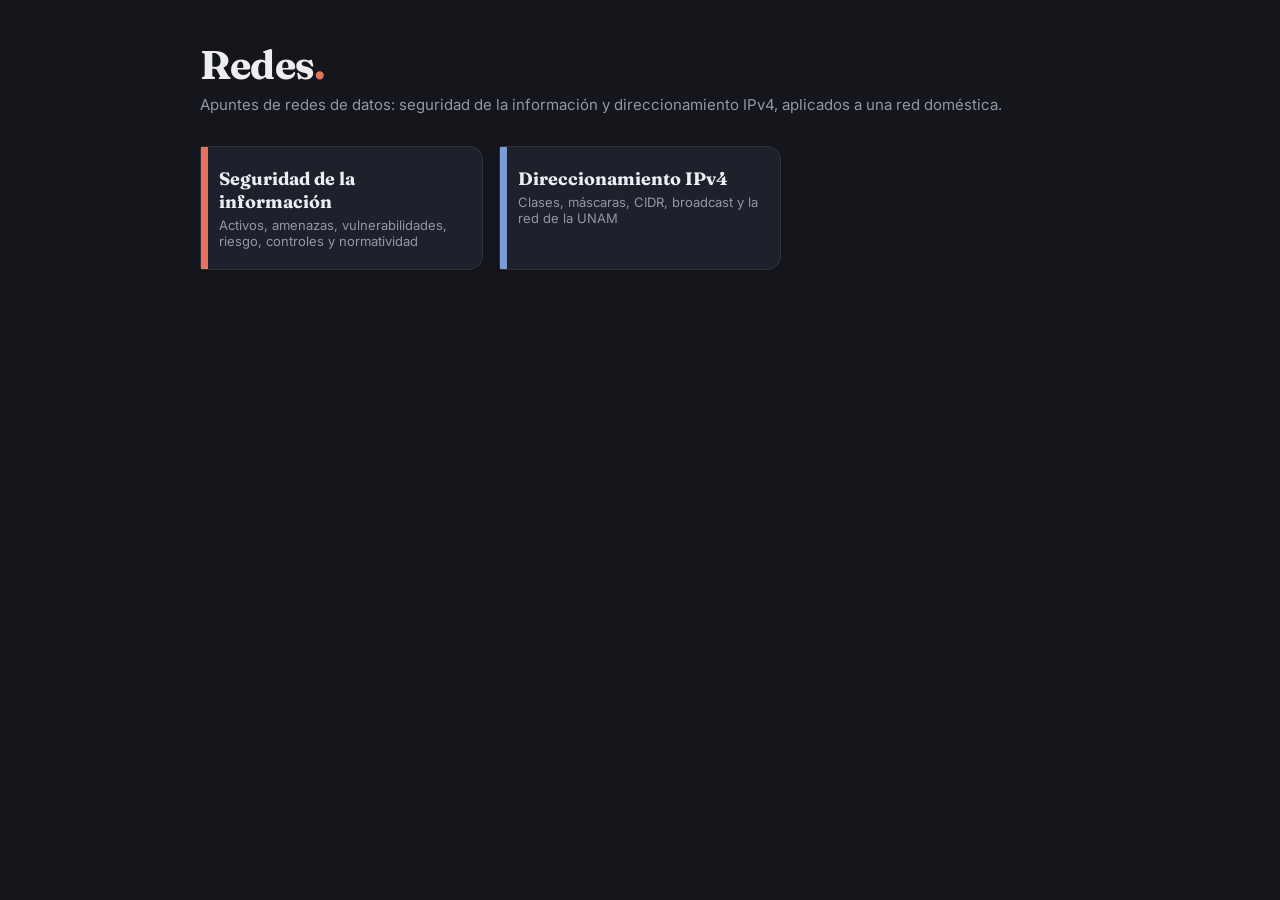
<file: index.html>
<!DOCTYPE html>
<html lang="es">
<head>
<meta charset="UTF-8">
<meta name="viewport" content="width=device-width, initial-scale=1.0">
<title>Redes</title>
<link rel="stylesheet" href="assets/style.css">
</head>
<body>
<div class="wrap">
<h1 class="title">Redes<span class="dot">.</span></h1>
<p class="sub">Apuntes de redes de datos: seguridad de la información y direccionamiento IPv4, aplicados a una red doméstica.</p>
<div class="grid">
<a class="card" style="--c:#E8735C" href="marco-teorico.html#seguridad"><h3>Seguridad de la información</h3><p>Activos, amenazas, vulnerabilidades, riesgo, controles y normatividad</p></a>
<a class="card" style="--c:#7C9CD6" href="marco-teorico.html#direccionamiento"><h3>Direccionamiento IPv4</h3><p>Clases, máscaras, CIDR, broadcast y la red de la UNAM</p></a>
</div>
</div>
</body>
</html>
</file>
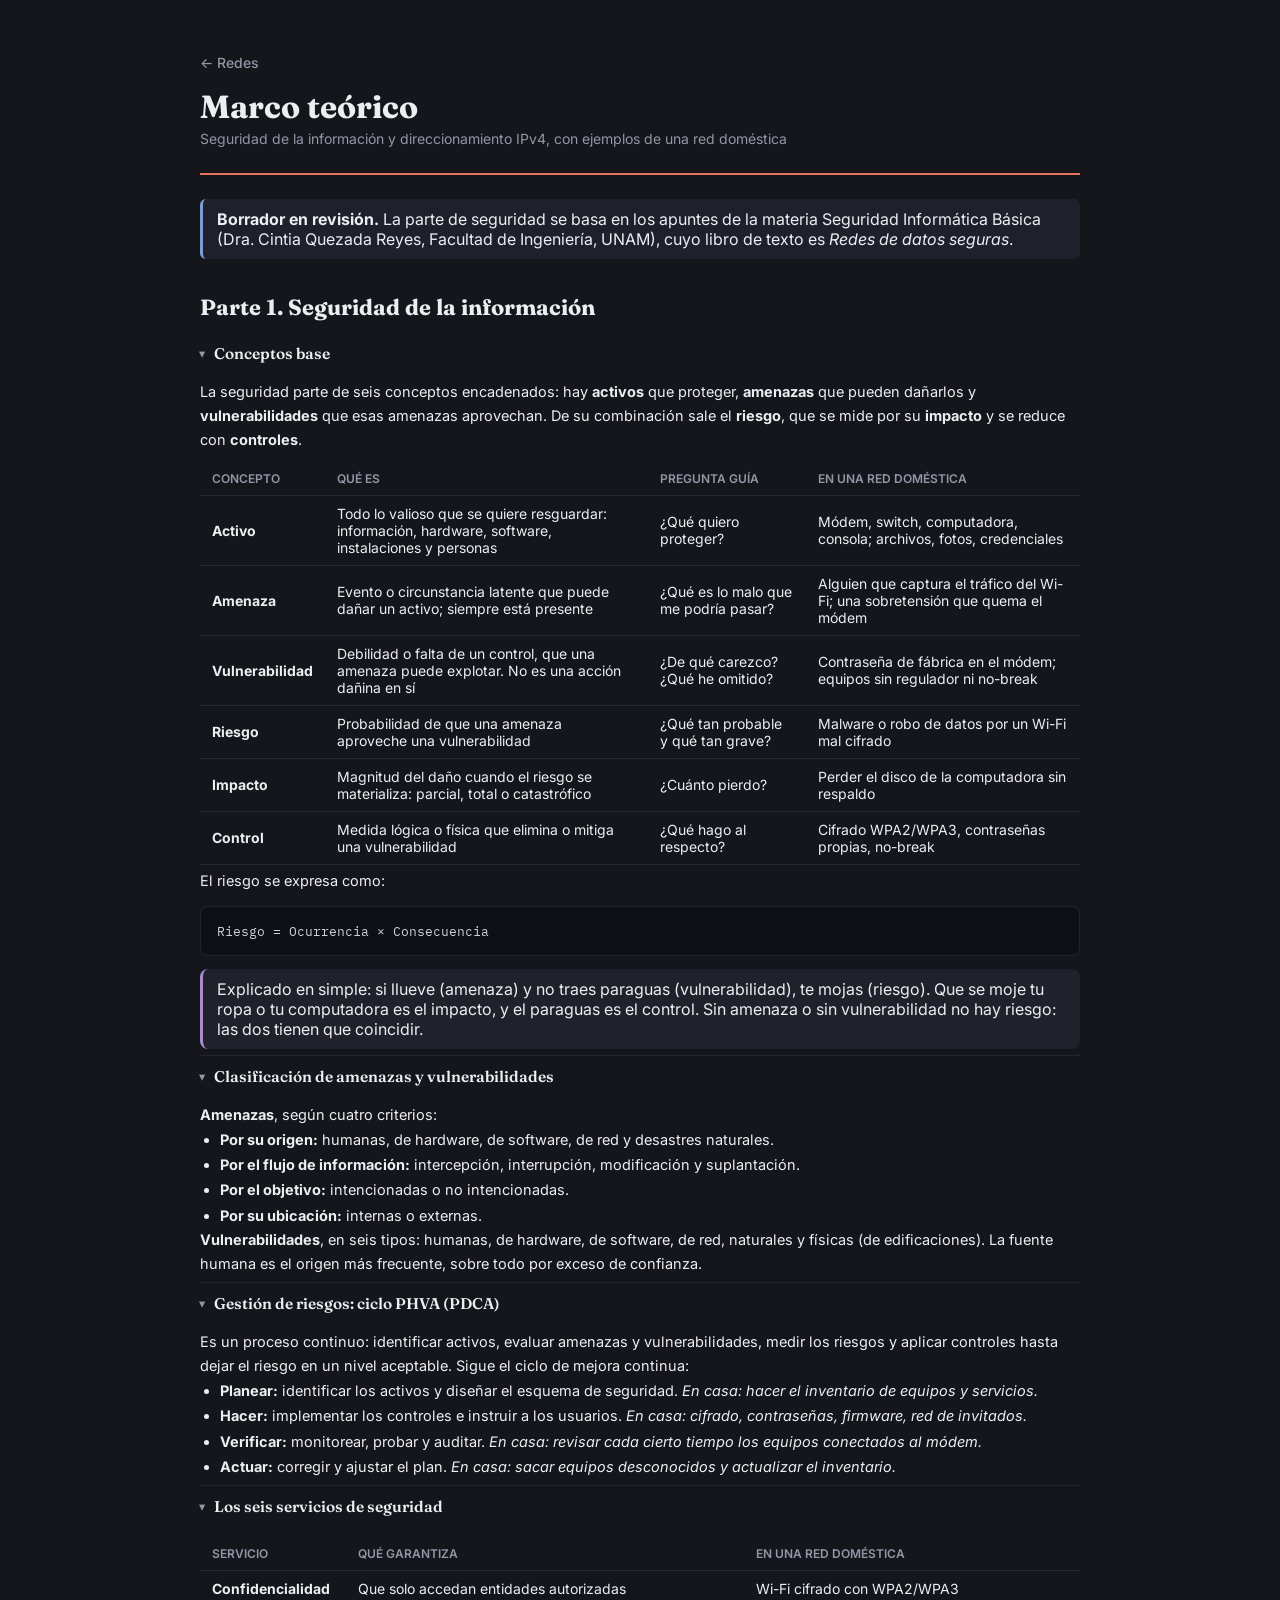
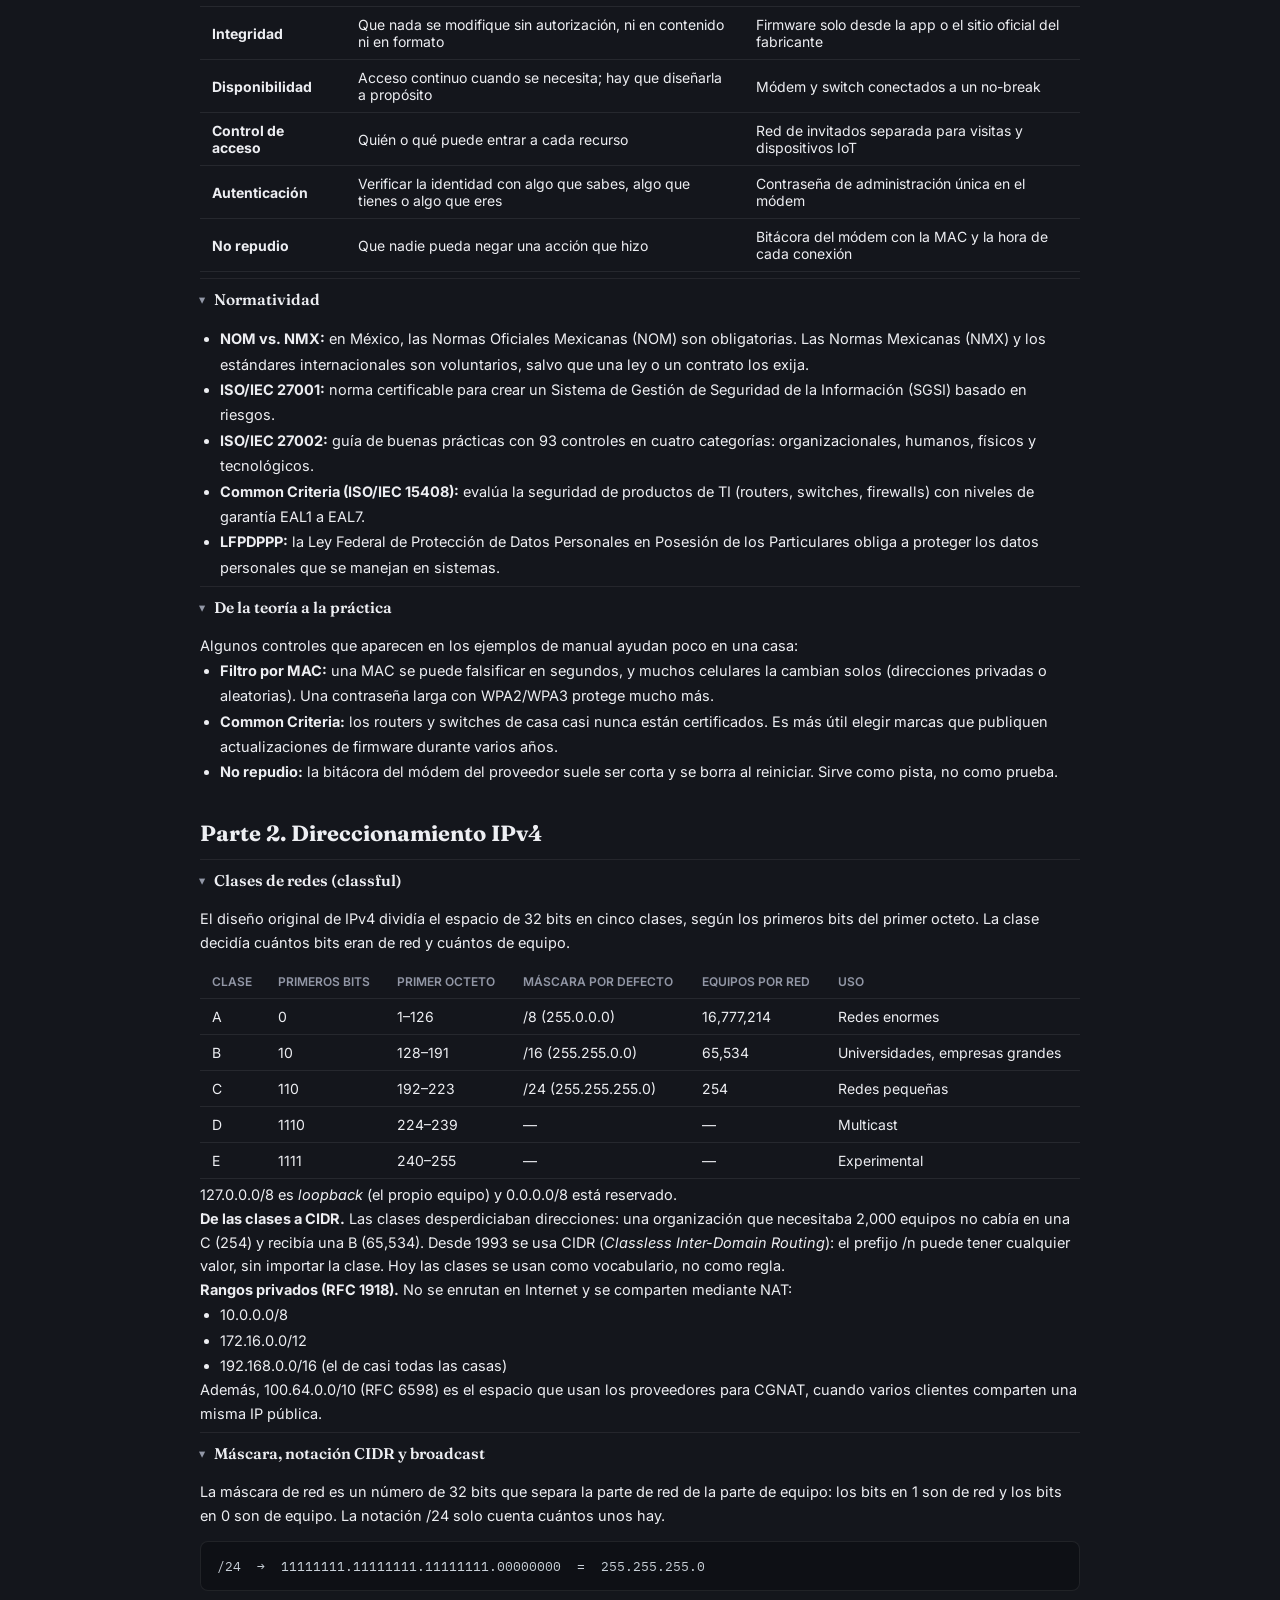
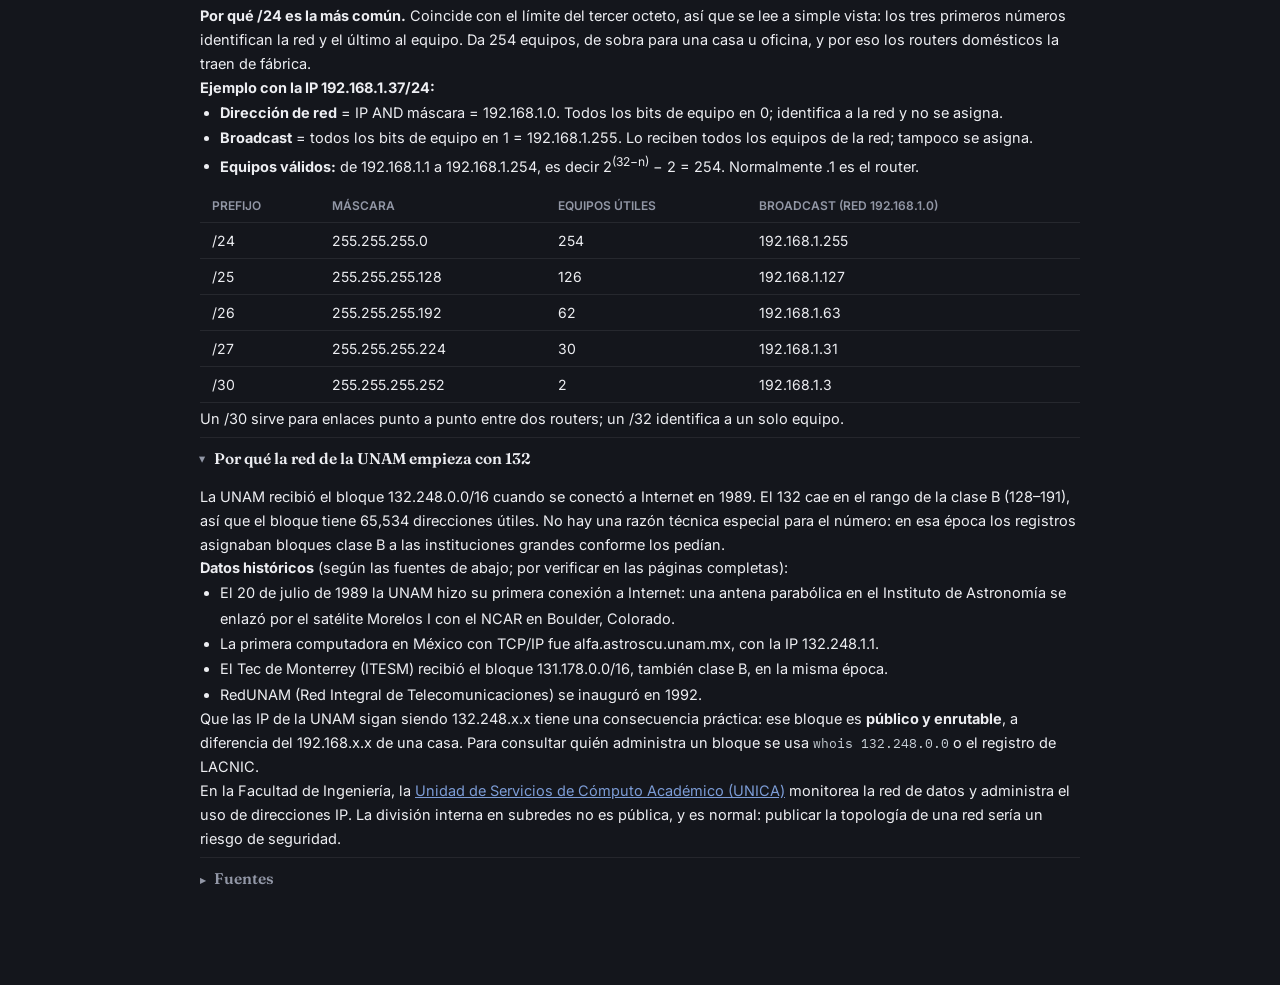
<file: marco-teorico.html>
<!DOCTYPE html>
<html lang="es">
<head>
<meta charset="UTF-8">
<meta name="viewport" content="width=device-width, initial-scale=1.0">
<title>Marco teórico — Redes</title>
<link rel="stylesheet" href="assets/style.css">
</head>
<body>
<div class="wrap">
<a class="back" href="index.html">← Redes</a>
<div class="detail-head" style="border-color:#E8735C"><h2>Marco teórico</h2>
  <p class="prof">Seguridad de la información y direccionamiento IPv4, con ejemplos de una red doméstica</p>
</div>

<div class="borrador"><p><strong>Borrador en revisión.</strong> La parte de seguridad se basa en los apuntes de la materia Seguridad Informática Básica (Dra. Cintia Quezada Reyes, Facultad de Ingeniería, UNAM), cuyo libro de texto es <em>Redes de datos seguras</em>.</p></div>

<h3 class="parte" id="seguridad">Parte 1. Seguridad de la información</h3>

<details class="section-block sec" id="conceptos" open><summary><span class="stitle">Conceptos base</span></summary>
<p>La seguridad parte de seis conceptos encadenados: hay <strong>activos</strong> que proteger, <strong>amenazas</strong> que pueden dañarlos y <strong>vulnerabilidades</strong> que esas amenazas aprovechan. De su combinación sale el <strong>riesgo</strong>, que se mide por su <strong>impacto</strong> y se reduce con <strong>controles</strong>.</p>
<div class="tabla-scroll"><table>
<thead><tr><th>Concepto</th><th>Qué es</th><th>Pregunta guía</th><th>En una red doméstica</th></tr></thead>
<tbody>
<tr><td><strong>Activo</strong></td><td>Todo lo valioso que se quiere resguardar: información, hardware, software, instalaciones y personas</td><td>¿Qué quiero proteger?</td><td>Módem, switch, computadora, consola; archivos, fotos, credenciales</td></tr>
<tr><td><strong>Amenaza</strong></td><td>Evento o circunstancia latente que puede dañar un activo; siempre está presente</td><td>¿Qué es lo malo que me podría pasar?</td><td>Alguien que captura el tráfico del Wi-Fi; una sobretensión que quema el módem</td></tr>
<tr><td><strong>Vulnerabilidad</strong></td><td>Debilidad o falta de un control, que una amenaza puede explotar. No es una acción dañina en sí</td><td>¿De qué carezco? ¿Qué he omitido?</td><td>Contraseña de fábrica en el módem; equipos sin regulador ni no-break</td></tr>
<tr><td><strong>Riesgo</strong></td><td>Probabilidad de que una amenaza aproveche una vulnerabilidad</td><td>¿Qué tan probable y qué tan grave?</td><td>Malware o robo de datos por un Wi-Fi mal cifrado</td></tr>
<tr><td><strong>Impacto</strong></td><td>Magnitud del daño cuando el riesgo se materializa: parcial, total o catastrófico</td><td>¿Cuánto pierdo?</td><td>Perder el disco de la computadora sin respaldo</td></tr>
<tr><td><strong>Control</strong></td><td>Medida lógica o física que elimina o mitiga una vulnerabilidad</td><td>¿Qué hago al respecto?</td><td>Cifrado WPA2/WPA3, contraseñas propias, no-break</td></tr>
</tbody>
</table></div>
<p>El riesgo se expresa como:</p>
<pre><code>Riesgo = Ocurrencia × Consecuencia</code></pre>
<div class="simple">Explicado en simple: si llueve (amenaza) y no traes paraguas (vulnerabilidad), te mojas (riesgo). Que se moje tu ropa o tu computadora es el impacto, y el paraguas es el control. Sin amenaza o sin vulnerabilidad no hay riesgo: las dos tienen que coincidir.</div>
</details>

<details class="section-block sec" id="clasificaciones" open><summary><span class="stitle">Clasificación de amenazas y vulnerabilidades</span></summary>
<p><strong>Amenazas</strong>, según cuatro criterios:</p>
<ul>
<li><strong>Por su origen:</strong> humanas, de hardware, de software, de red y desastres naturales.</li>
<li><strong>Por el flujo de información:</strong> intercepción, interrupción, modificación y suplantación.</li>
<li><strong>Por el objetivo:</strong> intencionadas o no intencionadas.</li>
<li><strong>Por su ubicación:</strong> internas o externas.</li>
</ul>
<p><strong>Vulnerabilidades</strong>, en seis tipos: humanas, de hardware, de software, de red, naturales y físicas (de edificaciones). La fuente humana es el origen más frecuente, sobre todo por exceso de confianza.</p>
</details>

<details class="section-block sec" id="gestion" open><summary><span class="stitle">Gestión de riesgos: ciclo PHVA (PDCA)</span></summary>
<p>Es un proceso continuo: identificar activos, evaluar amenazas y vulnerabilidades, medir los riesgos y aplicar controles hasta dejar el riesgo en un nivel aceptable. Sigue el ciclo de mejora continua:</p>
<ul>
<li><strong>Planear:</strong> identificar los activos y diseñar el esquema de seguridad. <em>En casa: hacer el inventario de equipos y servicios.</em></li>
<li><strong>Hacer:</strong> implementar los controles e instruir a los usuarios. <em>En casa: cifrado, contraseñas, firmware, red de invitados.</em></li>
<li><strong>Verificar:</strong> monitorear, probar y auditar. <em>En casa: revisar cada cierto tiempo los equipos conectados al módem.</em></li>
<li><strong>Actuar:</strong> corregir y ajustar el plan. <em>En casa: sacar equipos desconocidos y actualizar el inventario.</em></li>
</ul>
</details>

<details class="section-block sec" id="servicios" open><summary><span class="stitle">Los seis servicios de seguridad</span></summary>
<div class="tabla-scroll"><table>
<thead><tr><th>Servicio</th><th>Qué garantiza</th><th>En una red doméstica</th></tr></thead>
<tbody>
<tr><td><strong>Confidencialidad</strong></td><td>Que solo accedan entidades autorizadas</td><td>Wi-Fi cifrado con WPA2/WPA3</td></tr>
<tr><td><strong>Integridad</strong></td><td>Que nada se modifique sin autorización, ni en contenido ni en formato</td><td>Firmware solo desde la app o el sitio oficial del fabricante</td></tr>
<tr><td><strong>Disponibilidad</strong></td><td>Acceso continuo cuando se necesita; hay que diseñarla a propósito</td><td>Módem y switch conectados a un no-break</td></tr>
<tr><td><strong>Control de acceso</strong></td><td>Quién o qué puede entrar a cada recurso</td><td>Red de invitados separada para visitas y dispositivos IoT</td></tr>
<tr><td><strong>Autenticación</strong></td><td>Verificar la identidad con algo que sabes, algo que tienes o algo que eres</td><td>Contraseña de administración única en el módem</td></tr>
<tr><td><strong>No repudio</strong></td><td>Que nadie pueda negar una acción que hizo</td><td>Bitácora del módem con la MAC y la hora de cada conexión</td></tr>
</tbody>
</table></div>
</details>

<details class="section-block sec" id="normatividad" open><summary><span class="stitle">Normatividad</span></summary>
<ul>
<li><strong>NOM vs. NMX:</strong> en México, las Normas Oficiales Mexicanas (NOM) son obligatorias. Las Normas Mexicanas (NMX) y los estándares internacionales son voluntarios, salvo que una ley o un contrato los exija.</li>
<li><strong>ISO/IEC 27001:</strong> norma certificable para crear un Sistema de Gestión de Seguridad de la Información (SGSI) basado en riesgos.</li>
<li><strong>ISO/IEC 27002:</strong> guía de buenas prácticas con 93 controles en cuatro categorías: organizacionales, humanos, físicos y tecnológicos.</li>
<li><strong>Common Criteria (ISO/IEC 15408):</strong> evalúa la seguridad de productos de TI (routers, switches, firewalls) con niveles de garantía EAL1 a EAL7.</li>
<li><strong>LFPDPPP:</strong> la Ley Federal de Protección de Datos Personales en Posesión de los Particulares obliga a proteger los datos personales que se manejan en sistemas.</li>
</ul>
</details>

<details class="section-block sec" id="practica" open><summary><span class="stitle">De la teoría a la práctica</span></summary>
<p>Algunos controles que aparecen en los ejemplos de manual ayudan poco en una casa:</p>
<ul>
<li><strong>Filtro por MAC:</strong> una MAC se puede falsificar en segundos, y muchos celulares la cambian solos (direcciones privadas o aleatorias). Una contraseña larga con WPA2/WPA3 protege mucho más.</li>
<li><strong>Common Criteria:</strong> los routers y switches de casa casi nunca están certificados. Es más útil elegir marcas que publiquen actualizaciones de firmware durante varios años.</li>
<li><strong>No repudio:</strong> la bitácora del módem del proveedor suele ser corta y se borra al reiniciar. Sirve como pista, no como prueba.</li>
</ul>
</details>

<h3 class="parte" id="direccionamiento">Parte 2. Direccionamiento IPv4</h3>

<details class="section-block sec" id="clases" open><summary><span class="stitle">Clases de redes (classful)</span></summary>
<p>El diseño original de IPv4 dividía el espacio de 32 bits en cinco clases, según los primeros bits del primer octeto. La clase decidía cuántos bits eran de red y cuántos de equipo.</p>
<div class="tabla-scroll"><table>
<thead><tr><th>Clase</th><th>Primeros bits</th><th>Primer octeto</th><th>Máscara por defecto</th><th>Equipos por red</th><th>Uso</th></tr></thead>
<tbody>
<tr><td>A</td><td>0</td><td>1–126</td><td>/8 (255.0.0.0)</td><td>16,777,214</td><td>Redes enormes</td></tr>
<tr><td>B</td><td>10</td><td>128–191</td><td>/16 (255.255.0.0)</td><td>65,534</td><td>Universidades, empresas grandes</td></tr>
<tr><td>C</td><td>110</td><td>192–223</td><td>/24 (255.255.255.0)</td><td>254</td><td>Redes pequeñas</td></tr>
<tr><td>D</td><td>1110</td><td>224–239</td><td>—</td><td>—</td><td>Multicast</td></tr>
<tr><td>E</td><td>1111</td><td>240–255</td><td>—</td><td>—</td><td>Experimental</td></tr>
</tbody>
</table></div>
<p>127.0.0.0/8 es <em>loopback</em> (el propio equipo) y 0.0.0.0/8 está reservado.</p>
<p><strong>De las clases a CIDR.</strong> Las clases desperdiciaban direcciones: una organización que necesitaba 2,000 equipos no cabía en una C (254) y recibía una B (65,534). Desde 1993 se usa CIDR (<em>Classless Inter-Domain Routing</em>): el prefijo /n puede tener cualquier valor, sin importar la clase. Hoy las clases se usan como vocabulario, no como regla.</p>
<p><strong>Rangos privados (RFC 1918).</strong> No se enrutan en Internet y se comparten mediante NAT:</p>
<ul>
<li>10.0.0.0/8</li>
<li>172.16.0.0/12</li>
<li>192.168.0.0/16 (el de casi todas las casas)</li>
</ul>
<p>Además, 100.64.0.0/10 (RFC 6598) es el espacio que usan los proveedores para CGNAT, cuando varios clientes comparten una misma IP pública.</p>
</details>

<details class="section-block sec" id="mascara" open><summary><span class="stitle">Máscara, notación CIDR y broadcast</span></summary>
<p>La máscara de red es un número de 32 bits que separa la parte de red de la parte de equipo: los bits en 1 son de red y los bits en 0 son de equipo. La notación /24 solo cuenta cuántos unos hay.</p>
<pre><code>/24  →  11111111.11111111.11111111.00000000  =  255.255.255.0</code></pre>
<p><strong>Por qué /24 es la más común.</strong> Coincide con el límite del tercer octeto, así que se lee a simple vista: los tres primeros números identifican la red y el último al equipo. Da 254 equipos, de sobra para una casa u oficina, y por eso los routers domésticos la traen de fábrica.</p>
<p><strong>Ejemplo con la IP 192.168.1.37/24:</strong></p>
<ul>
<li><strong>Dirección de red</strong> = IP AND máscara = 192.168.1.0. Todos los bits de equipo en 0; identifica a la red y no se asigna.</li>
<li><strong>Broadcast</strong> = todos los bits de equipo en 1 = 192.168.1.255. Lo reciben todos los equipos de la red; tampoco se asigna.</li>
<li><strong>Equipos válidos:</strong> de 192.168.1.1 a 192.168.1.254, es decir 2<sup>(32−n)</sup> − 2 = 254. Normalmente .1 es el router.</li>
</ul>
<div class="tabla-scroll"><table>
<thead><tr><th>Prefijo</th><th>Máscara</th><th>Equipos útiles</th><th>Broadcast (red 192.168.1.0)</th></tr></thead>
<tbody>
<tr><td>/24</td><td>255.255.255.0</td><td>254</td><td>192.168.1.255</td></tr>
<tr><td>/25</td><td>255.255.255.128</td><td>126</td><td>192.168.1.127</td></tr>
<tr><td>/26</td><td>255.255.255.192</td><td>62</td><td>192.168.1.63</td></tr>
<tr><td>/27</td><td>255.255.255.224</td><td>30</td><td>192.168.1.31</td></tr>
<tr><td>/30</td><td>255.255.255.252</td><td>2</td><td>192.168.1.3</td></tr>
</tbody>
</table></div>
<p>Un /30 sirve para enlaces punto a punto entre dos routers; un /32 identifica a un solo equipo.</p>
</details>

<details class="section-block sec" id="unam" open><summary><span class="stitle">Por qué la red de la UNAM empieza con 132</span></summary>
<p>La UNAM recibió el bloque 132.248.0.0/16 cuando se conectó a Internet en 1989. El 132 cae en el rango de la clase B (128–191), así que el bloque tiene 65,534 direcciones útiles. No hay una razón técnica especial para el número: en esa época los registros asignaban bloques clase B a las instituciones grandes conforme los pedían.</p>
<p><strong>Datos históricos</strong> (según las fuentes de abajo; por verificar en las páginas completas):</p>
<ul>
<li>El 20 de julio de 1989 la UNAM hizo su primera conexión a Internet: una antena parabólica en el Instituto de Astronomía se enlazó por el satélite Morelos I con el NCAR en Boulder, Colorado.</li>
<li>La primera computadora en México con TCP/IP fue alfa.astroscu.unam.mx, con la IP 132.248.1.1.</li>
<li>El Tec de Monterrey (ITESM) recibió el bloque 131.178.0.0/16, también clase B, en la misma época.</li>
<li>RedUNAM (Red Integral de Telecomunicaciones) se inauguró en 1992.</li>
</ul>
<p>Que las IP de la UNAM sigan siendo 132.248.x.x tiene una consecuencia práctica: ese bloque es <strong>público y enrutable</strong>, a diferencia del 192.168.x.x de una casa. Para consultar quién administra un bloque se usa <code>whois 132.248.0.0</code> o el registro de LACNIC.</p>
<p>En la Facultad de Ingeniería, la <a href="https://www.ingenieria.unam.mx/sgeneral/unica/funciones.php" style="color:var(--indigo)">Unidad de Servicios de Cómputo Académico (UNICA)</a> monitorea la red de datos y administra el uso de direcciones IP. La división interna en subredes no es pública, y es normal: publicar la topología de una red sería un riesgo de seguridad.</p>
</details>

<details class="section-block sec contexto" id="fuentes"><summary><span class="stitle">Fuentes</span></summary>
<ul>
<li>Apuntes de Seguridad Informática Básica, Dra. Cintia Quezada Reyes, Facultad de Ingeniería, UNAM (semestre 2027-1).</li>
<li><a href="https://es.wikipedia.org/wiki/Internet_en_M%C3%A9xico" style="color:var(--indigo)">Internet en México (Wikipedia)</a></li>
<li><a href="https://www.revista.unam.mx/vol.4/num4/art7/ago_art7.pdf" style="color:var(--indigo)">Cómo se conectó México a Internet (Revista Digital Universitaria, UNAM)</a></li>
<li><a href="https://www.excelsior.com.mx/hacker/se-cumplen-30-anos-de-la-primera-conexion-a-internet-en-mexico/1325160" style="color:var(--indigo)">30 años de la primera conexión a Internet en México (Excélsior)</a></li>
<li><a href="https://isoc.mx/la-historia/" style="color:var(--indigo)">Historia de Internet en México (ISOC México)</a></li>
<li>RFC 1918 (direcciones privadas) y RFC 6598 (espacio compartido para CGNAT).</li>
</ul>
</details>
</div>
</body>
</html>
</file>
<file: assets/style.css>
@import url('https://fonts.googleapis.com/css2?family=Fraunces:opsz,wght@9..144,400;9..144,600;9..144,700&family=Inter:wght@400;500;600&family=IBM+Plex+Mono:wght@400;500&display=swap');

:root {
  --paper: #14161C;
  --ink: #EDEEF2;
  --ink-soft: #9297A6;
  --coral: #E8735C;
  --teal: #45B8A8;
  --indigo: #7C9CD6;
  --plum: #A98BD1;
  --white: #1E212B;
}

* { box-sizing: border-box; }

body {
  margin: 0;
  font-family: 'Inter', sans-serif;
  color: var(--ink);
  background: var(--paper);
  padding: 40px 24px 80px;
}

.wrap { max-width: 880px; margin: 0 auto; }

h1.title {
  font-family: 'Fraunces', serif;
  font-weight: 700;
  font-size: 40px;
  letter-spacing: -0.02em;
  margin: 0 0 6px;
}
h1.title .dot { color: var(--coral); }

p.sub { color: var(--ink-soft); font-size: 15px; margin: 0 0 32px; }

a.back {
  color: var(--ink-soft);
  text-decoration: none;
  font-size: 14px;
  font-weight: 500;
  display: inline-block;
  margin-bottom: 18px;
}
a.back:hover { color: var(--ink); }

.grid {
  display: grid;
  grid-template-columns: repeat(auto-fill, minmax(220px, 1fr));
  gap: 16px;
}

.card {
  position: relative;
  display: block;
  background: var(--white);
  border-radius: 4px 14px 14px 4px;
  padding: 20px 18px;
  text-decoration: none;
  color: var(--ink);
  border: 1px solid rgba(255,255,255,0.08);
  box-shadow: 0 1px 2px rgba(0,0,0,0.3);
  transition: transform 0.15s ease;
}
.card:hover { transform: translateY(-2px); }
.card::before { content:''; position:absolute; left:0; top:0; bottom:0; width:7px; background: var(--c, var(--coral)); }
.card h3 { font-family: 'Fraunces', serif; font-size: 18px; margin: 0 0 4px; }
.card p { font-size: 13px; color: var(--ink-soft); margin: 0; }

.detail-head { border-bottom: 2px solid var(--ink); padding-bottom: 16px; margin-bottom: 24px; position: sticky; top: 0; background: var(--paper); padding-top: 8px; }
.detail-head h2 { font-family: 'Fraunces', serif; font-size: 32px; margin: 0 0 4px; }
.detail-head p.prof { color: var(--ink-soft); font-size: 14px; margin: 0 0 10px; }

.links { display: flex; flex-direction: column; gap: 10px; margin-top: 10px; }
.link-item { display: flex; flex-direction: column; gap: 2px; }
.link-item .label { font-size: 11.5px; font-weight: 600; color: var(--ink-soft); text-transform: uppercase; letter-spacing: 0.04em; }
.link-item a { color: var(--indigo); font-family: 'IBM Plex Mono', monospace; font-size: 13px; word-break: break-all; }

.section-block { margin-bottom: 26px; }
.section-block h4 { font-family: 'Fraunces', serif; font-size: 16px; font-weight: 600; margin: 0 0 8px; }
.section-block p { font-size: 14.5px; line-height: 1.65; margin: 0; white-space: pre-wrap; }
.section-block ul { margin: 0; padding-left: 20px; font-size: 14.5px; line-height: 1.75; }
.section-block table { width: 100%; border-collapse: collapse; font-size: 14px; }
.section-block th, .section-block td { text-align: left; padding: 9px 12px; border-bottom: 1px solid rgba(255,255,255,0.08); }
.section-block th { color: var(--ink-soft); font-weight: 600; font-size: 12px; text-transform: uppercase; }
.section-block td:last-child, .section-block th:last-child { text-align: right; }
.section-block pre { background: #0E1015; border: 1px solid rgba(255,255,255,0.08); border-radius: 8px; padding: 14px 16px; overflow-x: auto; }
.section-block code { font-family: 'IBM Plex Mono', monospace; font-size: 12.5px; line-height: 1.6; color: #C9D1D9; }

.files { display: flex; gap: 10px; flex-wrap: wrap; margin-top: 12px; }
.btn { font-weight: 600; font-size: 13.5px; text-decoration: none; padding: 8px 16px; border-radius: 999px; border: 1.5px solid rgba(255,255,255,0.15); color: var(--ink); background: var(--white); display: inline-block; }
.btn:hover { border-color: var(--coral); color: var(--coral); }

.empty { color: var(--ink-soft); font-size: 14px; padding: 30px 0; }

/* ---- view switch (Por tema / Por clase) ---- */
.viewswitch {
  position: fixed; top: 14px; right: 16px; z-index: 200;
  display: inline-flex; align-items: center; gap: 9px;
  background: var(--white); border: 1px solid rgba(255,255,255,0.12);
  border-radius: 999px; padding: 7px 12px; cursor: pointer;
  font-family: 'Inter', sans-serif; font-size: 12px; font-weight: 600;
  color: var(--ink-soft); box-shadow: 0 2px 10px rgba(0,0,0,0.4);
}
.viewswitch .vs-label { transition: color .15s; white-space: nowrap; }
:root[data-view="tema"]  .viewswitch .vs-tema  { color: var(--coral); }
:root[data-view="clase"] .viewswitch .vs-clase { color: var(--coral); }
.vs-track {
  position: relative; width: 34px; height: 18px; border-radius: 999px;
  background: #0E1015; border: 1px solid rgba(255,255,255,0.18); flex: none;
}
.vs-knob {
  position: absolute; top: 1px; left: 1px; width: 14px; height: 14px;
  border-radius: 50%; background: var(--coral); transition: left .18s ease;
}
:root[data-view="clase"] .vs-knob { left: 17px; }
@media (max-width: 640px) {
  .viewswitch { top: 8px; right: 8px; padding: 6px 10px; font-size: 11px; gap: 7px; }
}

/* show one view at a time */
:root[data-view="tema"]  .v-clase { display: none; }
:root[data-view="clase"] .v-tema  { display: none; }

/* temario tree */
.tree, .tree ul { list-style: none; margin: 0; padding: 0; }
.tree { font-size: 14px; line-height: 1.6; }
.tree li { margin: 3px 0; }
.tree ul {
  margin: 3px 0 6px 8px; padding-left: 12px;
  border-left: 1px solid rgba(255,255,255,0.1);
}
.tree li.t1 {
  font-family: 'Fraunces', serif; font-weight: 600; font-size: 15.5px;
  margin-top: 16px;
}
.tree li.t1 > ul { font-family: 'Inter', sans-serif; font-weight: 400; font-size: 14px; }
.tree .num {
  color: var(--ink-soft); font-family: 'IBM Plex Mono', monospace;
  font-size: 11.5px; margin-right: 7px;
}
.tree .hrs { color: var(--ink-soft); font-weight: 400; font-size: 11.5px; font-family: 'IBM Plex Mono', monospace; }
.tree a { color: var(--indigo); text-decoration: none; }
.tree a:hover { text-decoration: underline; }

/* clase list */
ol.clases { margin: 0 0 14px; padding-left: 20px; font-size: 14.5px; line-height: 1.7; }
ol.clases li { margin: 8px 0; }
ol.clases .tags {
  display: inline-block; margin-left: 6px; padding: 1px 8px; border-radius: 999px;
  background: rgba(255,255,255,0.06); color: var(--ink-soft);
  font-size: 11.5px; font-family: 'IBM Plex Mono', monospace;
}

/* salida de programas (distinta del código fuente) */
.section-block pre.salida { background: #10130E; border-color: rgba(120,180,120,0.18); }
.section-block pre.salida code { color: #B9C6AE; }

/* ---- cabecera persistente: enlace "atrás" + título quedan fijos arriba al hacer scroll ---- */
a.back {
  position: sticky; top: 0; z-index: 211;
  display: block; width: 100%; margin: 0 0 -1px;
  background: var(--paper);
  padding: 14px 0 9px;
  overflow: hidden; text-overflow: ellipsis; white-space: nowrap;
  /* fondo a sangre completa: tapa cualquier contenido que pase por detrás */
  box-shadow: 0 0 0 100vw var(--paper);
  clip-path: inset(0 -100vw);
}
.detail-head {
  top: 38px;               /* justo debajo del enlace "atrás" fijo (se solapan 1px) */
  z-index: 210;
  box-shadow: 0 0 0 100vw var(--paper);
  clip-path: inset(0 -100vw 0 -100vw);
}
@media (max-width: 640px) {
  a.back { padding: 10px 0 8px; font-size: 13px; }
  .detail-head { top: 34px; }
}

/* ---- secciones plegables (details/summary) ---- */
details.collapsible > summary {
  cursor: pointer; list-style: none;
  font-family: 'Fraunces', serif; font-size: 16px; font-weight: 600;
  color: var(--ink); margin-bottom: 8px;
  display: flex; align-items: center; gap: 8px;
}
details.collapsible > summary::-webkit-details-marker { display: none; }
details.collapsible > summary::before {
  content: '▸'; color: var(--ink-soft); font-size: 12px;
  transition: transform .15s ease; flex: none;
}
details.collapsible[open] > summary::before { transform: rotate(90deg); }
details.collapsible[open] > summary { margin-bottom: 12px; }

/* ================= páginas de clase/tema: estructura ================= */

/* cajas fijas arriba */
.encorto, .examen { border-radius: 10px; padding: 13px 16px; margin: 0 0 22px; }
.encorto { background: rgba(124,156,214,0.09); border-left: 3px solid var(--indigo); }
.examen  { background: rgba(232,115,92,0.10); border-left: 3px solid var(--coral); }
.encorto > h4, .examen > h4 { margin: 0 0 8px; font-family: 'Fraunces', serif; font-size: 15px; font-weight: 600; }
.encorto ul, .examen ul { margin: 0; padding-left: 20px; font-size: 14px; line-height: 1.7; }
.encorto li, .examen li { margin: 4px 0; }

/* cierre al final de la página (formato desde sep 2026): repaso corto, no sustituto del cuerpo */
.puntos-clave { border-radius: 10px; padding: 13px 16px; margin: 22px 0 0; background: rgba(69,184,168,0.09); border-left: 3px solid var(--verde,#45B8A8); }
.puntos-clave > h4 { margin: 0 0 8px; font-family: 'Fraunces', serif; font-size: 15px; font-weight: 600; }
.puntos-clave ul { margin: 0; padding-left: 20px; font-size: 14px; line-height: 1.7; }
.puntos-clave li { margin: 4px 0; }

/* secciones plegables de contenido */
details.sec { margin-bottom: 6px; }
details.sec > summary {
  cursor: pointer; list-style: none; min-width: 0;
  font-family: 'Fraunces', serif; font-size: 15.5px; font-weight: 600;
  color: var(--ink); padding: 11px 0; display: flex; align-items: baseline; gap: 8px;
  border-top: 1px solid rgba(255,255,255,0.07);
}
details.sec:first-of-type > summary { border-top: none; }
details.sec > summary::-webkit-details-marker { display: none; }
details.sec > summary::before {
  content: '▸'; color: var(--ink-soft); font-size: 11px;
  transition: transform .15s ease; flex: none;
}
details.sec[open] > summary::before { transform: rotate(90deg); }
details.sec[open] > summary { margin-bottom: 6px; }
details.sec > summary .stitle { flex: 1 1 auto; min-width: 0; }
details.sec.contexto > summary { color: var(--ink-soft); }
details.sec.contexto p, details.sec.contexto li { font-size: 13.5px; color: var(--ink-soft); }

/* chips */
.chip {
  display: inline-block; font-size: 10px; font-weight: 700; text-transform: uppercase;
  letter-spacing: 0.04em; padding: 2px 7px; border-radius: 999px;
  font-family: 'Inter', sans-serif; flex: none; align-self: center;
}
.chip-examen   { background: rgba(232,115,92,0.16); color: #F0A08D; }
.chip-contexto { background: rgba(255,255,255,0.06); color: var(--ink-soft); }

/* ================= responsive / móvil ================= */
@media (max-width: 640px) {
  body { padding-left: 14px; padding-right: 14px; }
  h1.title { font-size: 30px; }
  p.sub { font-size: 14px; }
  .detail-head h2 { font-size: 22px; line-height: 1.2; }
  .detail-head p.prof { font-size: 12.5px; }
  .grid { grid-template-columns: 1fr; }
  /* tablas anchas: scroll dentro de su caja, nunca desbordan la página */
  .section-block table { display: block; overflow-x: auto; -webkit-overflow-scrolling: touch; }
  .section-block pre { font-size: 11.5px; }
  .encorto ul, .examen ul { font-size: 13.5px; }
  details.sec > summary { font-size: 14.5px; }
  a.back { padding-right: 96px; }   /* deja sitio al switch fijo */
}
@media (max-width: 380px) {
  .viewswitch .vs-label { display: none; }
  .viewswitch { gap: 0; }
}
.viewswitch { z-index: 260; }   /* siempre por encima de la barra "atrás" */

/* tarjetas de tema (contenido del índice) */
.grid-temas { margin-top: 4px; }
.grid-temas .card h3 { font-size: 15px; }
.grid-temas .card p { margin-top: 2px; }
span.card.card-off { opacity: 0.5; cursor: default; }
span.card.card-off:hover { transform: none; }
span.card .off { color: var(--ink-soft); font-family: 'IBM Plex Mono', monospace; font-size: 11px; }

/* ---- toggle Por tema/Por clase oculto (lógica intacta) ---- */

/* ---- página única de asignatura: temas como bloques grandes plegables ---- */
details.tema { margin: 0 0 8px; border-top: 2px solid rgba(255,255,255,0.12); }
details.tema:first-of-type { border-top: none; }
details.tema > summary {
  cursor: pointer; list-style: none;
  font-family: 'Fraunces', serif; font-size: 19px; font-weight: 600;
  color: var(--ink); padding: 16px 0 12px; display: flex; align-items: baseline; gap: 10px;
}
details.tema > summary::-webkit-details-marker { display: none; }
details.tema > summary::before {
  content: '▸'; color: var(--coral); font-size: 14px; flex: none;
  transition: transform .15s ease;
}
details.tema[open] > summary::before { transform: rotate(90deg); }
details.tema > summary .thrs { font-size: 12px; color: var(--ink-soft); font-family: 'IBM Plex Mono', monospace; font-weight: 400; }
details.tema.off > summary { color: var(--ink-soft); }
details.tema.off > summary::before { color: var(--ink-soft); }
details.tema > .tema-body { padding-left: 4px; }
@media (max-width: 640px) { details.tema > summary { font-size: 17px; } }

/* subtemas de un tema sin apuntes (vista Por tema) */
ul.subtemas, ul.subtemas ul { list-style: none; margin: 0; padding: 0; }
ul.subtemas { font-size: 13.5px; line-height: 1.7; color: var(--ink-soft); }
ul.subtemas ul { margin: 2px 0 4px 10px; padding-left: 10px; border-left: 1px solid rgba(255,255,255,0.09); }
ul.subtemas li { margin: 3px 0; }
ul.subtemas .sn { font-family: 'IBM Plex Mono', monospace; font-size: 11px; color: var(--ink-soft); margin-right: 5px; }
ul.subtemas li a { color: var(--indigo); text-decoration: none; }
ul.subtemas li a:hover { text-decoration: underline; }
ul.subtemas .seen { font-family: 'IBM Plex Mono', monospace; font-size: 10px; color: var(--ink-soft); margin-left: 6px; white-space: nowrap; }
.tema-map-hint { font-size: 12.5px; color: var(--ink-soft); padding: 4px 0 14px; }
.tema-map-hint a, .tema-map-hint .k { color: var(--indigo); }
details.tema.off .tema-body > p.empty { padding: 6px 0 10px; }

/* vista Por clase: un bloque por clase */
details.clase-block { margin-bottom: 6px; }
details.clase-block > summary {
  cursor: pointer; list-style: none;
  font-family: 'Fraunces', serif; font-size: 16px; font-weight: 600; color: var(--ink);
  padding: 12px 0; display: flex; align-items: baseline; gap: 8px;
  border-top: 1px solid rgba(255,255,255,0.08);
}
details.clase-block:first-of-type > summary { border-top: none; }
details.clase-block > summary::-webkit-details-marker { display: none; }
details.clase-block > summary::before { content: '▸'; color: var(--coral); font-size: 12px; flex: none; transition: transform .15s; }
details.clase-block[open] > summary::before { transform: rotate(90deg); }
details.clase-block .cbody { font-size: 14px; line-height: 1.65; padding-left: 4px; }
details.clase-block .cbody a { color: var(--indigo); }

/* vista Por clase: tarjeta que abre la página completa de esa clase */
a.clase-link {
  display: block; text-decoration: none; color: inherit;
  border: 1px solid rgba(255,255,255,0.12); border-left: 3px solid var(--coral);
  border-radius: 10px; padding: 13px 16px; margin: 0 0 10px;
  transition: border-color .15s, background .15s, transform .15s;
}
a.clase-link:hover { background: rgba(232,115,92,0.07); border-left-color: var(--coral); transform: translateX(2px); }
a.clase-link .cl-n { font-family: 'Fraunces', serif; font-size: 16px; font-weight: 600; color: var(--ink); }
a.clase-link .cl-t { font-family: 'IBM Plex Mono', monospace; font-size: 11px; color: var(--ink-soft); margin-left: 8px; }
a.clase-link .cl-d { display: block; font-size: 13.5px; line-height: 1.6; color: var(--ink-soft); margin-top: 4px; }
@media (max-width: 640px) { a.clase-link .cl-n { font-size: 15px; } a.clase-link .cl-d { font-size: 13px; } }

/* diagramas de bloques dibujados a mano (SVG propio, sin copyright) */
figure.blockdiag { margin: 16px 0 8px; }
figure.blockdiag svg { width: 100%; height: auto; max-width: 600px; display: block; overflow: visible; }
figure.blockdiag .bd-box { fill: rgba(255,255,255,0.035); stroke: var(--ink-soft); stroke-width: 1.4; }
figure.blockdiag .bd-lbl { font-family: 'Inter', system-ui, sans-serif; font-size: 12.5px; fill: var(--ink); }
figure.blockdiag .bd-sub { font-family: 'IBM Plex Mono', monospace; font-size: 10px; fill: var(--ink-soft); }
figure.blockdiag .bd-wire { stroke: var(--ink-soft); stroke-width: 1.3; fill: none; }
figure.blockdiag .bd-bus { stroke: var(--coral); stroke-width: 3.5; fill: none; }
figure.blockdiag figcaption { font-size: 12px; color: var(--ink-soft); margin-top: 6px; line-height: 1.5; }
figure.blockdiag figcaption a { color: var(--indigo); }
@media (max-width: 640px) { figure.blockdiag .bd-lbl { font-size: 11.5px; } }

p.datasheet { font-size: 12.5px; color: var(--ink-soft); margin: 8px 0 2px; }
p.datasheet a { color: var(--indigo); }

/* listado de programas (ACS) */
ul.proglist { list-style: none; margin: 10px 0 4px; padding: 0; font-size: 13.5px; line-height: 1.6; }
ul.proglist li { margin: 3px 0; padding-left: 14px; text-indent: -14px; color: var(--ink-soft); }
ul.proglist li a { color: var(--indigo); text-decoration: none; }
ul.proglist li a:hover { text-decoration: underline; }
ul.proglist li code { font-size: 12px; }
ul.proglist li.pg-h { list-style: none; padding: 0; text-indent: 0; margin: 12px 0 4px; font-family: 'Fraunces', serif; font-size: 13px; font-weight: 600; color: var(--ink); }
ul.proglist li.pg-h:first-child { margin-top: 2px; }
p.salida-lbl { font-size: 12px; color: var(--ink-soft); margin: 10px 0 4px; }

/* ================= Barra superior fija ================= */
body.has-topbar { padding-top: 78px; }
.topbar {
  position: fixed; top: 0; left: 0; right: 0; z-index: 500;
  height: 46px; display: flex; align-items: center; justify-content: space-between;
  padding: 0 18px; background: var(--white); border-bottom: 1px solid rgba(255,255,255,0.1);
  box-shadow: 0 2px 10px rgba(0,0,0,0.25);
}
.tb-brand {
  font-family: 'Fraunces', serif; font-weight: 700; font-size: 17px;
  color: var(--ink); text-decoration: none; letter-spacing: -0.01em;
}
.tb-brand .dot { color: var(--coral); }
.tb-right { display: flex; align-items: center; gap: 14px; }
.tb-link {
  display: flex; align-items: center; gap: 6px;
  color: var(--ink-soft); text-decoration: none;
  font-size: 13.5px; font-weight: 600;
  padding: 6px 10px; border-radius: 8px;
  transition: color .15s ease, background .15s ease;
}
.tb-link:hover { color: var(--ink); background: rgba(255,255,255,0.06); }
.tb-link.tb-pendientes { color: var(--coral); }
.tb-link.tb-pendientes:hover { color: var(--ink); background: rgba(232,115,92,0.16); }
.tb-badge {
  background: var(--coral); color: #1a0e0b; font-size: 10.5px; font-weight: 700;
  border-radius: 999px; padding: 1px 6px; line-height: 1.4;
}
@media (max-width: 640px) {
  body.has-topbar { padding-top: 72px; }
  .topbar { padding: 0 12px; height: 44px; }
  .tb-brand { font-size: 15px; }
  .tb-link { font-size: 12.5px; padding: 5px 8px; }
}

/* ================= Pendientes ================= */
.pend-carousel { margin: 0 0 34px; }
.pend-carousel-head { display: flex; align-items: baseline; justify-content: space-between; margin-bottom: 10px; }
.pend-carousel-head h2 { font-family: 'Fraunces', serif; font-size: 18px; margin: 0; }
.pend-carousel-head a { font-size: 12.5px; color: var(--ink-soft); text-decoration: none; }
.pend-carousel-head a:hover { color: var(--ink); }
.pend-clock { color: var(--ink-soft); font-size: 13px; margin: -14px 0 4px; }
.pend-updated { color: var(--ink-soft); font-size: 12px; margin: 0 0 26px; }
.pend-group { margin-bottom: 28px; }
.pend-group h2 { font-family: 'Fraunces', serif; font-size: 18px; margin: 0 0 12px; display: flex; align-items: center; gap: 8px; }
.pend-count { font-family: inherit; font-size: 11px; font-weight: 700; background: rgba(255,255,255,0.1); border-radius: 999px; padding: 1px 8px; }
.pend-card { display: block; text-decoration: none; color: var(--ink); background: var(--white);
  border: 1px solid rgba(255,255,255,0.1); border-left: 4px solid var(--c, var(--indigo));
  border-radius: 10px; padding: 12px 15px; margin-bottom: 9px; }
.pend-card:hover { border-color: rgba(255,255,255,0.22); background: rgba(255,255,255,0.03); }
.pend-top { display: flex; justify-content: space-between; gap: 10px; align-items: baseline; flex-wrap: wrap; }
.pend-materia { font-size: 11.5px; font-weight: 700; text-transform: uppercase; letter-spacing: .04em; color: var(--c, var(--indigo)); }
.pend-fecha { font-size: 12px; color: var(--ink-soft); }
.pend-titulo { font-family: 'Fraunces', serif; font-size: 16px; font-weight: 600; margin: 3px 0 4px; }
.pend-detalle { font-size: 13.5px; color: var(--ink-soft); line-height: 1.55; }
.pend-empty { color: var(--ink-soft); font-size: 14px; padding: 20px 0; }

/* ================= Buscador global ================= */
.search-fab {
  position: fixed; right: 18px; bottom: 18px; z-index: 300;
  width: 46px; height: 46px; border-radius: 50%;
  background: var(--white); border: 1px solid rgba(255,255,255,0.14);
  color: var(--ink); font-size: 18px; cursor: pointer;
  box-shadow: 0 4px 14px rgba(0,0,0,0.45);
  display: flex; align-items: center; justify-content: center;
  transition: transform .15s ease, border-color .15s ease;
}
.search-fab:hover { transform: translateY(-2px); border-color: var(--coral); }

.search-overlay {
  position: fixed; inset: 0; z-index: 400;
  background: rgba(6,7,10,0.72);
  display: flex; align-items: flex-start; justify-content: center;
  padding: 8vh 16px 16px;
  opacity: 0; pointer-events: none;
  transition: opacity .15s ease;
}
.search-overlay.open { opacity: 1; pointer-events: auto; }

.search-box {
  width: 100%; max-width: 560px;
  background: var(--white); border: 1px solid rgba(255,255,255,0.14);
  border-radius: 14px; box-shadow: 0 12px 40px rgba(0,0,0,0.5);
  padding: 14px; display: flex; flex-direction: column; gap: 10px;
  max-height: 78vh;
}
.search-input {
  width: 100%; box-sizing: border-box;
  background: #0E1015; color: var(--ink);
  border: 1.5px solid rgba(255,255,255,0.14); border-radius: 10px;
  padding: 12px 14px; font-family: 'Inter', sans-serif; font-size: 15px;
  outline: none;
}
.search-input:focus { border-color: var(--indigo); }
.search-results { overflow-y: auto; display: flex; flex-direction: column; gap: 4px; }
.search-empty { color: var(--ink-soft); font-size: 13.5px; padding: 18px 6px; }
.search-hint { color: var(--ink-soft); font-size: 11px; text-align: right; padding-top: 2px; }

.search-row {
  display: flex; gap: 10px; align-items: flex-start;
  text-decoration: none; color: var(--ink);
  padding: 9px 8px; border-radius: 8px;
  transition: background .1s ease;
}
.search-row:hover, .search-row:focus { background: rgba(255,255,255,0.06); }
.sr-dot { width: 8px; height: 8px; border-radius: 50%; margin-top: 5px; flex: none; }
.sr-body { display: flex; flex-direction: column; gap: 1px; min-width: 0; }
.sr-title { font-family: 'Fraunces', serif; font-size: 14.5px; font-weight: 600; }
.sr-sub { font-size: 11.5px; color: var(--indigo); }
.sr-snip { font-size: 12.5px; color: var(--ink-soft); line-height: 1.5; }
.search-row mark { background: rgba(232,115,92,0.35); color: var(--ink); border-radius: 3px; padding: 0 2px; }

@media (max-width: 640px) {
  .search-fab { right: 12px; bottom: 12px; width: 42px; height: 42px; font-size: 16px; }
  .search-overlay { padding: 6vh 10px 10px; }
  .search-box { max-height: 85vh; }
}

/* destaca brevemente la sección a la que se llega por ancla (#id) */
@keyframes hashFlash {
  0% { background: rgba(232,115,92,0.22); }
  100% { background: transparent; }
}
.hash-hit { animation: hashFlash 2s ease-out; border-radius: 8px; }

/* Notas "Por verificar": fondo oscuro translúcido, texto legible */
.section-block.nota { background: rgba(232,115,92,0.10); color: var(--ink, #E8E6E3); padding: 12px 14px; border-radius: 8px; }
.section-block.nota p, .section-block.nota strong { color: inherit; }

/* ================= formato de estudio (desde 1 oct 2026) ================= */
.concepto { margin: 14px 0 20px; }
.concepto > h5 { font-family: 'Fraunces', serif; font-size: 15.5px; font-weight: 600; margin: 0 0 8px; }
.lbl { display: inline-block; font-size: 11px; font-weight: 700; letter-spacing: .05em; text-transform: uppercase; color: var(--ink-soft); margin: 10px 0 4px; }
.simple { background: rgba(169,139,209,0.09); border-left: 3px solid var(--plum); border-radius: 8px; padding: 10px 14px; margin: 4px 0 6px; }
.simple .rompe { display: block; margin-top: 6px; font-size: 13px; color: var(--ink-soft); }
.errores { background: rgba(232,115,92,0.08); border-left: 3px solid var(--coral); border-radius: 8px; padding: 10px 14px; margin: 6px 0 0; }
.evid { display: block; font-size: 13px; color: var(--ink-soft); margin-top: 3px; }
.examen-lista { padding-left: 20px; font-size: 14.5px; line-height: 1.65; }
.examen-lista > li { margin: 0 0 12px; }
details.qa { border: 1px solid rgba(255,255,255,0.08); border-radius: 8px; padding: 10px 14px; margin: 0 0 8px; background: rgba(255,255,255,0.02); }
details.qa > summary { cursor: pointer; font-size: 14.5px; font-weight: 500; line-height: 1.5; }
details.qa > summary::marker { color: var(--teal); }
details.qa[open] > summary { margin-bottom: 8px; }
details.qa p { font-size: 14px; }
.ojo { font-size: 13.5px; color: var(--ink-soft); border-left: 3px solid var(--ink-soft); padding: 6px 12px; margin: 10px 0; }

/* --- Ajustes propios del sitio Redes --- */
.tabla-scroll { overflow-x: auto; margin: 10px 0 4px; }
.tabla-scroll td:last-child, .tabla-scroll th:last-child { text-align: left; }
.borrador { border-left: 3px solid var(--indigo); padding: 10px 14px; background: var(--white); border-radius: 6px; margin-bottom: 22px; }
.borrador p { margin: 0; }
h3.parte { font-family: 'Fraunces', serif; font-size: 22px; margin: 34px 0 12px; }
.tabla-scroll table { min-width: 600px; }
h3.parte, details.sec { scroll-margin-top: 130px; }
</file>
